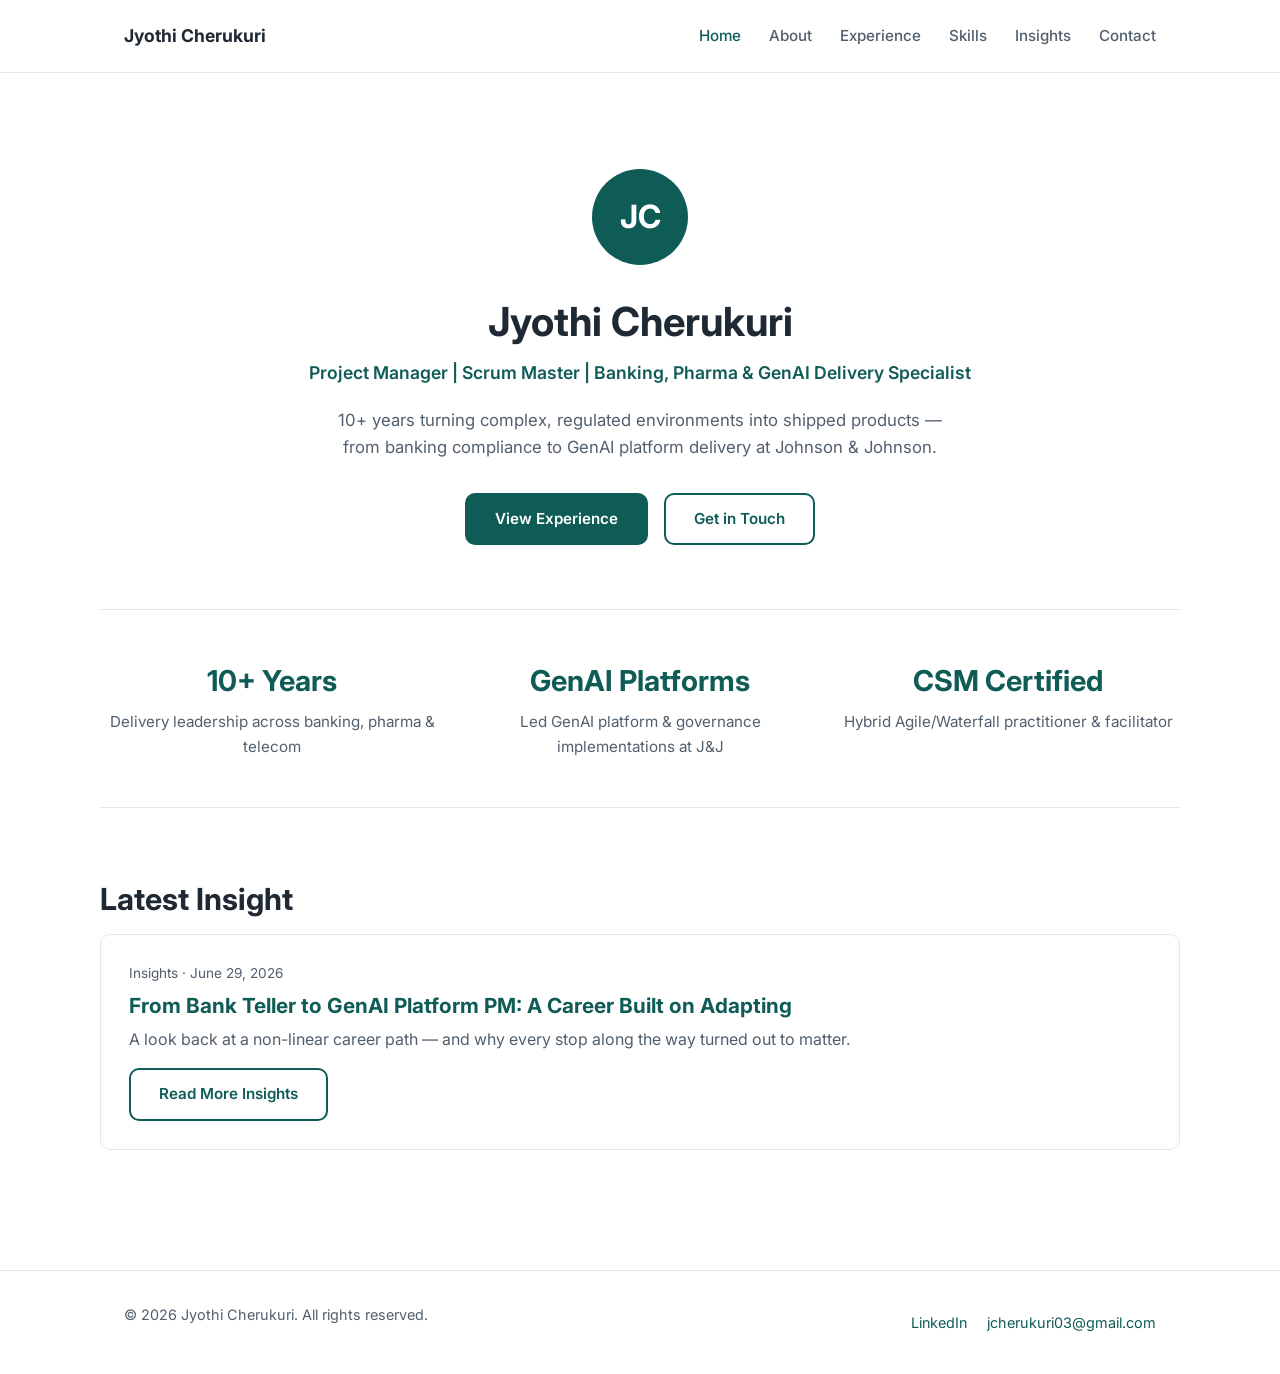
<file: index.html>
<!DOCTYPE html>
<html lang="en">
<head>
  <meta charset="UTF-8">
  <meta name="viewport" content="width=device-width, initial-scale=1.0">
  <title>Jyothi Cherukuri | Project Manager &amp; Scrum Master</title>
  <meta name="description" content="Jyothi Cherukuri is a Project Manager and Certified Scrum Master specializing in banking, pharma, and GenAI delivery.">
  <link rel="preconnect" href="https://fonts.googleapis.com">
  <link href="https://fonts.googleapis.com/css2?family=Inter:wght@400;500;600;700&display=swap" rel="stylesheet">
  <link rel="stylesheet" href="css/styles.css">
</head>
<body>
  <header class="site-header">
    <div class="container nav-inner">
      <a href="index.html" class="logo">Jyothi Cherukuri</a>
      <button class="nav-toggle" id="navToggle" aria-label="Toggle navigation" aria-expanded="false">
        <span></span><span></span><span></span>
      </button>
      <nav class="site-nav" id="siteNav">
        <a href="index.html">Home</a>
        <a href="about.html">About</a>
        <a href="experience.html">Experience</a>
        <a href="skills.html">Skills</a>
        <a href="insights/index.html">Insights</a>
        <a href="contact.html">Contact</a>
      </nav>
    </div>
  </header>

  <main>
    <section class="hero container">
      <div class="hero-monogram">JC</div>
      <h1>Jyothi Cherukuri</h1>
      <p class="tagline">Project Manager | Scrum Master | Banking, Pharma &amp; GenAI Delivery Specialist</p>
      <p class="hero-sub">10+ years turning complex, regulated environments into shipped products &mdash; from banking compliance to GenAI platform delivery at Johnson &amp; Johnson.</p>
      <div class="hero-cta">
        <a href="experience.html" class="btn btn-primary">View Experience</a>
        <a href="contact.html" class="btn btn-outline">Get in Touch</a>
      </div>
    </section>

    <section class="container stat-strip">
      <div class="stat">
        <span class="stat-number">10+ Years</span>
        <p>Delivery leadership across banking, pharma &amp; telecom</p>
      </div>
      <div class="stat">
        <span class="stat-number">GenAI Platforms</span>
        <p>Led GenAI platform &amp; governance implementations at J&amp;J</p>
      </div>
      <div class="stat">
        <span class="stat-number">CSM Certified</span>
        <p>Hybrid Agile/Waterfall practitioner &amp; facilitator</p>
      </div>
    </section>

    <section class="section container">
      <h2>Latest Insight</h2>
      <div class="post-card fade-in">
        <p class="post-meta">Insights &middot; June 29, 2026</p>
        <h3><a href="insights/bank-teller-to-genai-pm.html">From Bank Teller to GenAI Platform PM: A Career Built on Adapting</a></h3>
        <p>A look back at a non-linear career path &mdash; and why every stop along the way turned out to matter.</p>
        <a href="insights/index.html" class="btn btn-outline">Read More Insights</a>
      </div>
    </section>
  </main>

  <footer class="site-footer">
    <div class="container footer-inner">
      <p>&copy; 2026 Jyothi Cherukuri. All rights reserved.</p>
      <div class="footer-links">
        <a href="https://www.linkedin.com/in/jyothi-cherukuri-42a14824/" target="_blank" rel="noopener noreferrer">LinkedIn</a>
        <a href="mailto:jcherukuri03@gmail.com">jcherukuri03@gmail.com</a>
      </div>
    </div>
  </footer>

  <script src="js/main.js"></script>
</body>
</html>
</file>
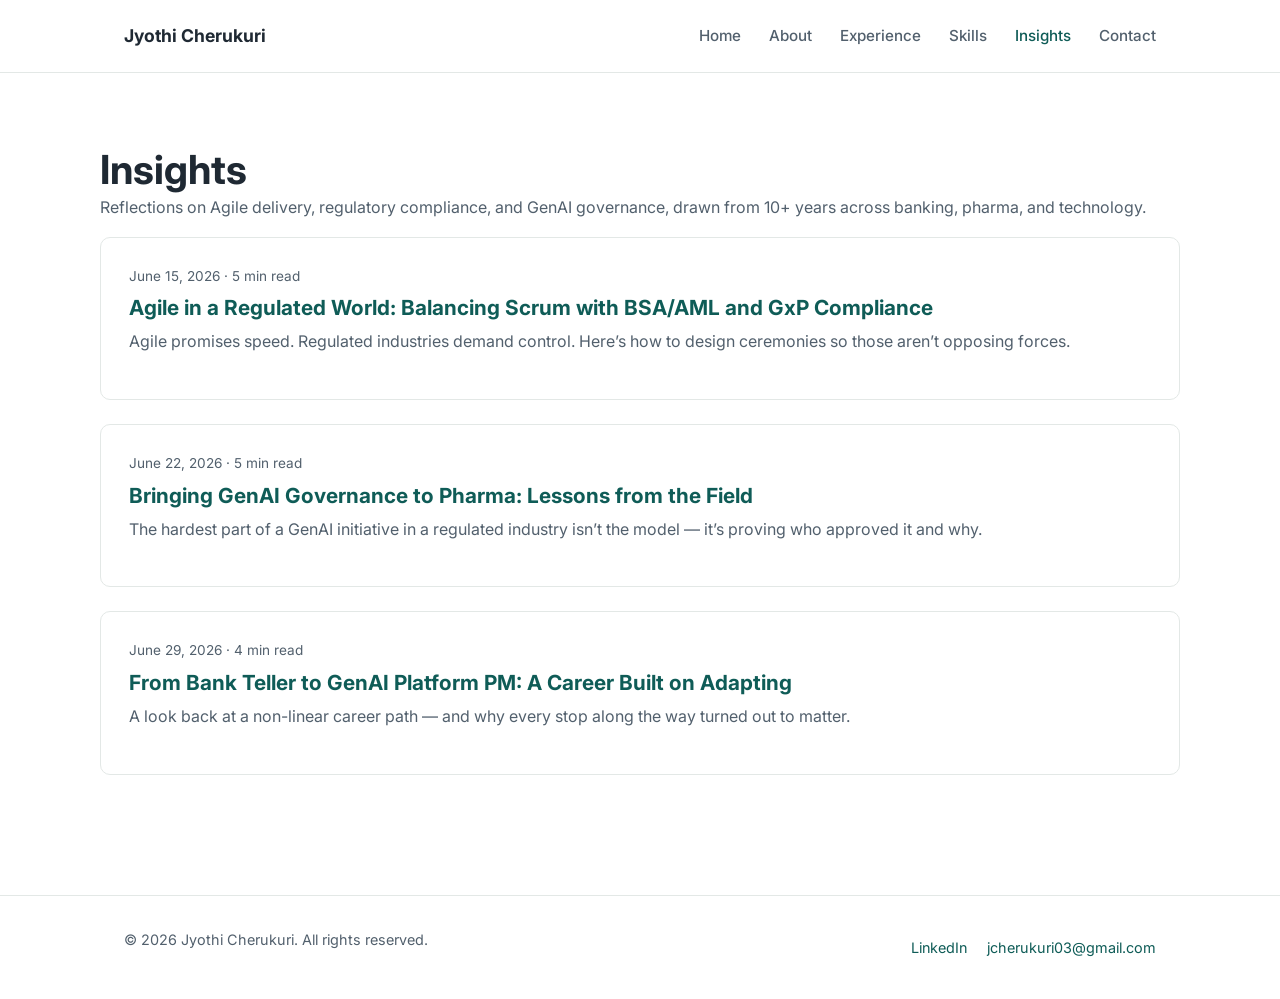
<file: insights/index.html>
<!DOCTYPE html>
<html lang="en">
<head>
  <meta charset="UTF-8">
  <meta name="viewport" content="width=device-width, initial-scale=1.0">
  <title>Insights | Jyothi Cherukuri</title>
  <meta name="description" content="Reflections on Agile delivery, regulatory compliance, and GenAI governance from Jyothi Cherukuri.">
  <link rel="preconnect" href="https://fonts.googleapis.com">
  <link href="https://fonts.googleapis.com/css2?family=Inter:wght@400;500;600;700&display=swap" rel="stylesheet">
  <link rel="stylesheet" href="../css/styles.css">
</head>
<body>
  <header class="site-header">
    <div class="container nav-inner">
      <a href="../index.html" class="logo">Jyothi Cherukuri</a>
      <button class="nav-toggle" id="navToggle" aria-label="Toggle navigation" aria-expanded="false">
        <span></span><span></span><span></span>
      </button>
      <nav class="site-nav" id="siteNav">
        <a href="../index.html">Home</a>
        <a href="../about.html">About</a>
        <a href="../experience.html">Experience</a>
        <a href="../skills.html">Skills</a>
        <a href="index.html">Insights</a>
        <a href="../contact.html">Contact</a>
      </nav>
    </div>
  </header>

  <main>
    <section class="section container">
      <h1>Insights</h1>
      <p>Reflections on Agile delivery, regulatory compliance, and GenAI governance, drawn from 10+ years across banking, pharma, and technology.</p>
      <div class="post-list">
        <div class="post-card">
          <p class="post-meta">June 15, 2026 &middot; 5 min read</p>
          <h3><a href="agile-in-regulated-world.html">Agile in a Regulated World: Balancing Scrum with BSA/AML and GxP Compliance</a></h3>
          <p>Agile promises speed. Regulated industries demand control. Here&rsquo;s how to design ceremonies so those aren&rsquo;t opposing forces.</p>
        </div>
        <div class="post-card">
          <p class="post-meta">June 22, 2026 &middot; 5 min read</p>
          <h3><a href="genai-governance-pharma.html">Bringing GenAI Governance to Pharma: Lessons from the Field</a></h3>
          <p>The hardest part of a GenAI initiative in a regulated industry isn&rsquo;t the model &mdash; it&rsquo;s proving who approved it and why.</p>
        </div>
        <div class="post-card">
          <p class="post-meta">June 29, 2026 &middot; 4 min read</p>
          <h3><a href="bank-teller-to-genai-pm.html">From Bank Teller to GenAI Platform PM: A Career Built on Adapting</a></h3>
          <p>A look back at a non-linear career path &mdash; and why every stop along the way turned out to matter.</p>
        </div>
      </div>
    </section>
  </main>

  <footer class="site-footer">
    <div class="container footer-inner">
      <p>&copy; 2026 Jyothi Cherukuri. All rights reserved.</p>
      <div class="footer-links">
        <a href="https://www.linkedin.com/in/jyothi-cherukuri-42a14824/" target="_blank" rel="noopener noreferrer">LinkedIn</a>
        <a href="mailto:jcherukuri03@gmail.com">jcherukuri03@gmail.com</a>
      </div>
    </div>
  </footer>

  <script src="../js/main.js"></script>
</body>
</html>
</file>
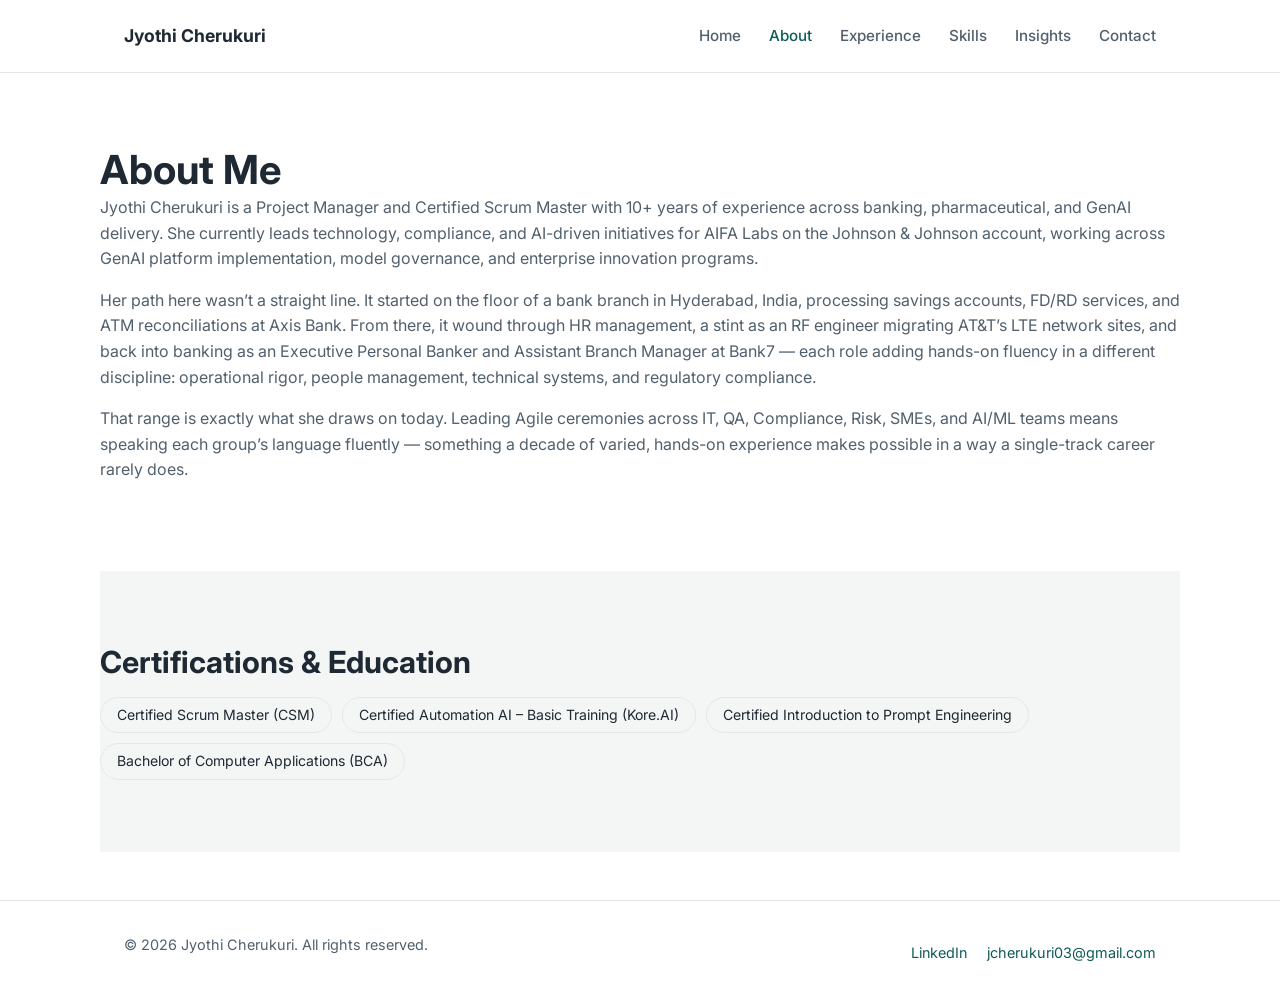
<file: about.html>
<!DOCTYPE html>
<html lang="en">
<head>
  <meta charset="UTF-8">
  <meta name="viewport" content="width=device-width, initial-scale=1.0">
  <title>About | Jyothi Cherukuri</title>
  <meta name="description" content="From banking operations in Hyderabad to leading GenAI platform delivery at Johnson &amp; Johnson — Jyothi Cherukuri's career story.">
  <link rel="preconnect" href="https://fonts.googleapis.com">
  <link href="https://fonts.googleapis.com/css2?family=Inter:wght@400;500;600;700&display=swap" rel="stylesheet">
  <link rel="stylesheet" href="css/styles.css">
</head>
<body>
  <header class="site-header">
    <div class="container nav-inner">
      <a href="index.html" class="logo">Jyothi Cherukuri</a>
      <button class="nav-toggle" id="navToggle" aria-label="Toggle navigation" aria-expanded="false">
        <span></span><span></span><span></span>
      </button>
      <nav class="site-nav" id="siteNav">
        <a href="index.html">Home</a>
        <a href="about.html">About</a>
        <a href="experience.html">Experience</a>
        <a href="skills.html">Skills</a>
        <a href="insights/index.html">Insights</a>
        <a href="contact.html">Contact</a>
      </nav>
    </div>
  </header>

  <main>
    <section class="section container">
      <h1>About Me</h1>
      <p>Jyothi Cherukuri is a Project Manager and Certified Scrum Master with 10+ years of experience across banking, pharmaceutical, and GenAI delivery. She currently leads technology, compliance, and AI-driven initiatives for AIFA Labs on the Johnson &amp; Johnson account, working across GenAI platform implementation, model governance, and enterprise innovation programs.</p>
      <p>Her path here wasn&rsquo;t a straight line. It started on the floor of a bank branch in Hyderabad, India, processing savings accounts, FD/RD services, and ATM reconciliations at Axis Bank. From there, it wound through HR management, a stint as an RF engineer migrating AT&amp;T&rsquo;s LTE network sites, and back into banking as an Executive Personal Banker and Assistant Branch Manager at Bank7 &mdash; each role adding hands-on fluency in a different discipline: operational rigor, people management, technical systems, and regulatory compliance.</p>
      <p>That range is exactly what she draws on today. Leading Agile ceremonies across IT, QA, Compliance, Risk, SMEs, and AI/ML teams means speaking each group&rsquo;s language fluently &mdash; something a decade of varied, hands-on experience makes possible in a way a single-track career rarely does.</p>
    </section>

    <section class="section section-surface container">
      <h2>Certifications &amp; Education</h2>
      <div class="tag-list">
        <span class="tag">Certified Scrum Master (CSM)</span>
        <span class="tag">Certified Automation AI &ndash; Basic Training (Kore.AI)</span>
        <span class="tag">Certified Introduction to Prompt Engineering</span>
        <span class="tag">Bachelor of Computer Applications (BCA)</span>
      </div>
    </section>
  </main>

  <footer class="site-footer">
    <div class="container footer-inner">
      <p>&copy; 2026 Jyothi Cherukuri. All rights reserved.</p>
      <div class="footer-links">
        <a href="https://www.linkedin.com/in/jyothi-cherukuri-42a14824/" target="_blank" rel="noopener noreferrer">LinkedIn</a>
        <a href="mailto:jcherukuri03@gmail.com">jcherukuri03@gmail.com</a>
      </div>
    </div>
  </footer>

  <script src="js/main.js"></script>
</body>
</html>
</file>
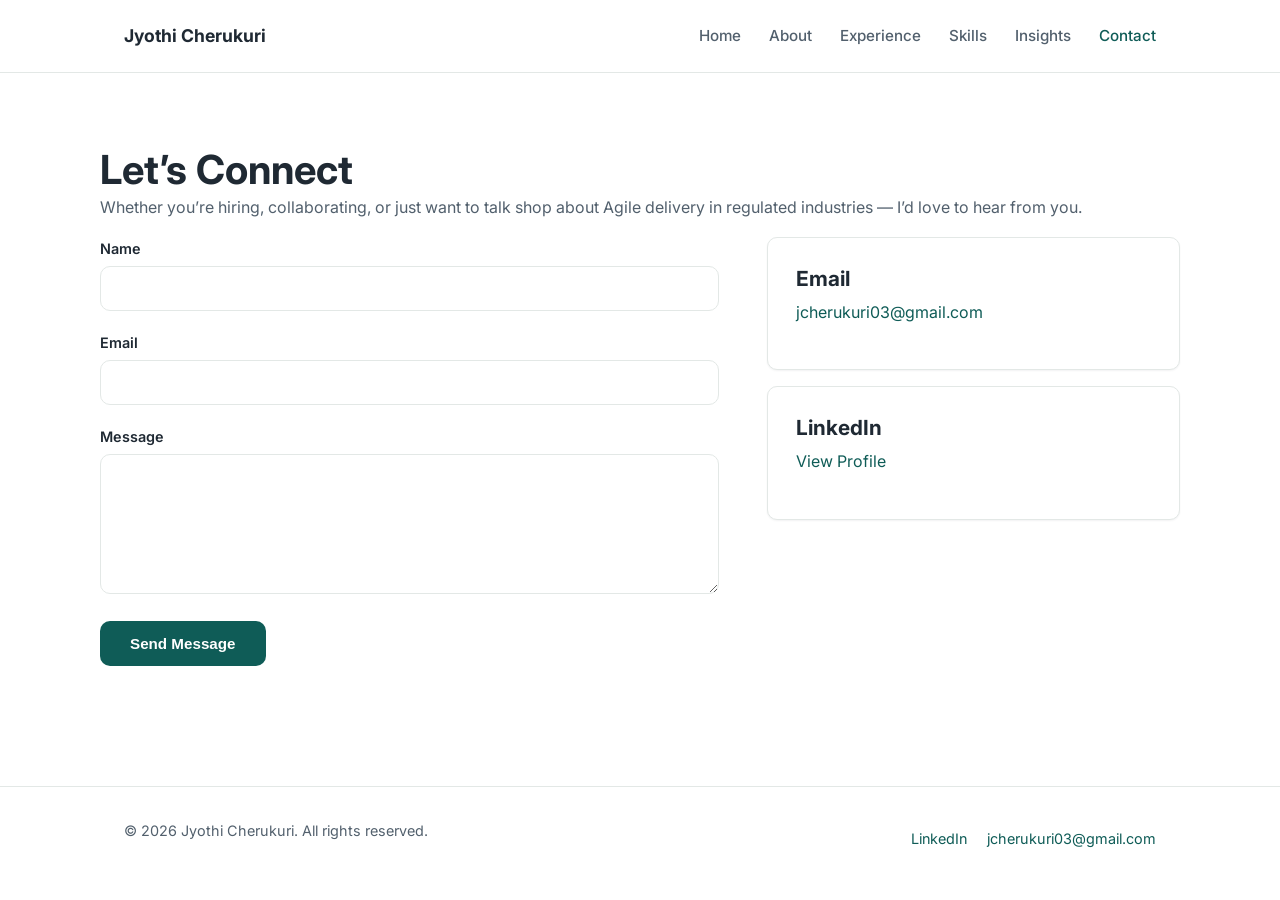
<file: contact.html>
<!DOCTYPE html>
<html lang="en">
<head>
  <meta charset="UTF-8">
  <meta name="viewport" content="width=device-width, initial-scale=1.0">
  <title>Contact | Jyothi Cherukuri</title>
  <meta name="description" content="Get in touch with Jyothi Cherukuri for opportunities, collaboration, or a conversation about Agile delivery.">
  <link rel="preconnect" href="https://fonts.googleapis.com">
  <link href="https://fonts.googleapis.com/css2?family=Inter:wght@400;500;600;700&display=swap" rel="stylesheet">
  <link rel="stylesheet" href="css/styles.css">
</head>
<body>
  <header class="site-header">
    <div class="container nav-inner">
      <a href="index.html" class="logo">Jyothi Cherukuri</a>
      <button class="nav-toggle" id="navToggle" aria-label="Toggle navigation" aria-expanded="false">
        <span></span><span></span><span></span>
      </button>
      <nav class="site-nav" id="siteNav">
        <a href="index.html">Home</a>
        <a href="about.html">About</a>
        <a href="experience.html">Experience</a>
        <a href="skills.html">Skills</a>
        <a href="insights/index.html">Insights</a>
        <a href="contact.html">Contact</a>
      </nav>
    </div>
  </header>

  <main>
    <section class="section container">
      <h1>Let&rsquo;s Connect</h1>
      <p>Whether you&rsquo;re hiring, collaborating, or just want to talk shop about Agile delivery in regulated industries &mdash; I&rsquo;d love to hear from you.</p>

      <div class="contact-grid">
        <form action="https://formspree.io/f/xnjkwwog" method="POST">
          <div class="form-group">
            <label for="name">Name</label>
            <input type="text" id="name" name="name" required>
          </div>
          <div class="form-group">
            <label for="email">Email</label>
            <input type="email" id="email" name="_replyto" required>
          </div>
          <div class="form-group">
            <label for="message">Message</label>
            <textarea id="message" name="message" required></textarea>
          </div>
          <button type="submit" class="btn btn-primary">Send Message</button>
        </form>

        <div class="contact-side">
          <div class="card">
            <h3>Email</h3>
            <p><a href="mailto:jcherukuri03@gmail.com">jcherukuri03@gmail.com</a></p>
          </div>
          <div class="card">
            <h3>LinkedIn</h3>
            <p><a href="https://www.linkedin.com/in/jyothi-cherukuri-42a14824/" target="_blank" rel="noopener noreferrer">View Profile</a></p>
          </div>
        </div>
      </div>
    </section>
  </main>

  <footer class="site-footer">
    <div class="container footer-inner">
      <p>&copy; 2026 Jyothi Cherukuri. All rights reserved.</p>
      <div class="footer-links">
        <a href="https://www.linkedin.com/in/jyothi-cherukuri-42a14824/" target="_blank" rel="noopener noreferrer">LinkedIn</a>
        <a href="mailto:jcherukuri03@gmail.com">jcherukuri03@gmail.com</a>
      </div>
    </div>
  </footer>

  <script src="js/main.js"></script>
</body>
</html>
</file>
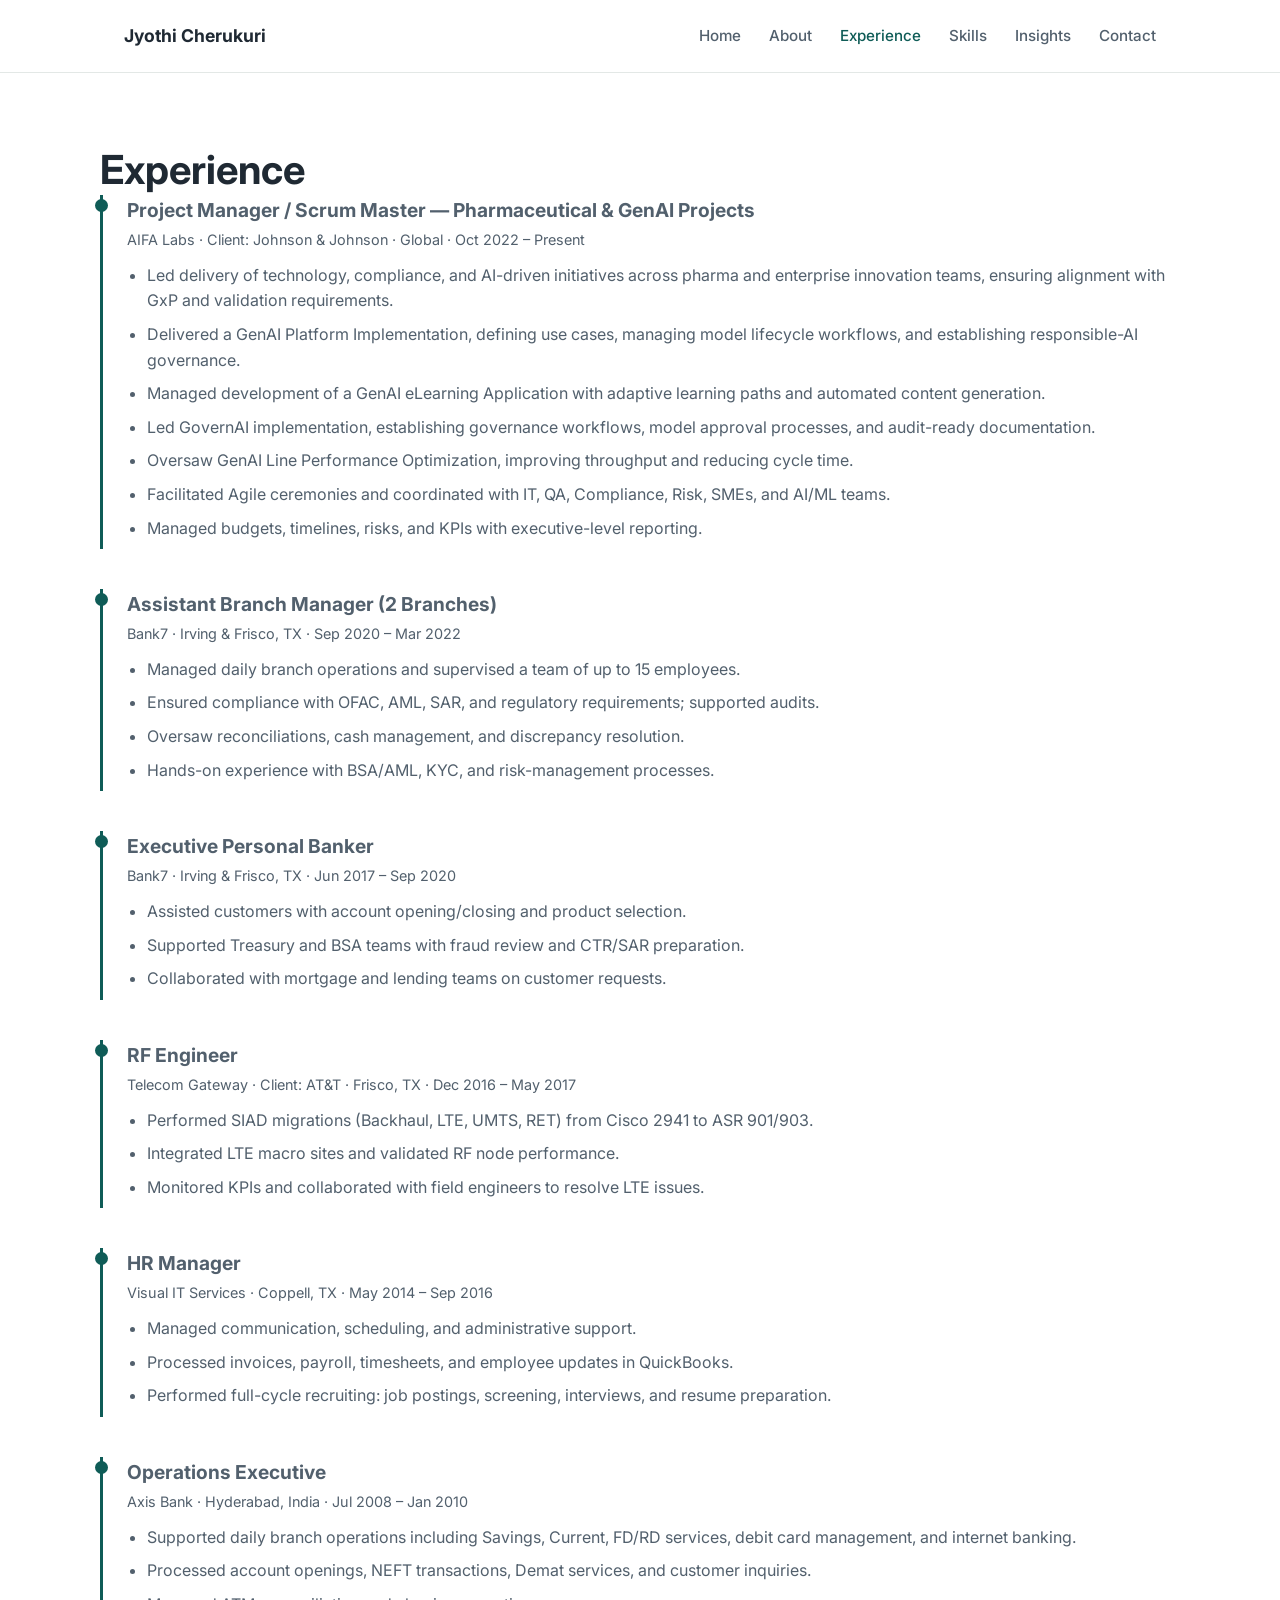
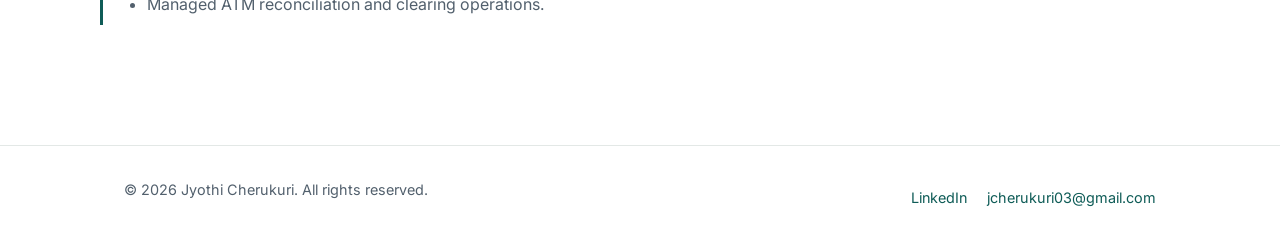
<file: experience.html>
<!DOCTYPE html>
<html lang="en">
<head>
  <meta charset="UTF-8">
  <meta name="viewport" content="width=device-width, initial-scale=1.0">
  <title>Experience | Jyothi Cherukuri</title>
  <meta name="description" content="Jyothi Cherukuri's professional experience across GenAI delivery, banking, telecom, and HR.">
  <link rel="preconnect" href="https://fonts.googleapis.com">
  <link href="https://fonts.googleapis.com/css2?family=Inter:wght@400;500;600;700&display=swap" rel="stylesheet">
  <link rel="stylesheet" href="css/styles.css">
</head>
<body>
  <header class="site-header">
    <div class="container nav-inner">
      <a href="index.html" class="logo">Jyothi Cherukuri</a>
      <button class="nav-toggle" id="navToggle" aria-label="Toggle navigation" aria-expanded="false">
        <span></span><span></span><span></span>
      </button>
      <nav class="site-nav" id="siteNav">
        <a href="index.html">Home</a>
        <a href="about.html">About</a>
        <a href="experience.html">Experience</a>
        <a href="skills.html">Skills</a>
        <a href="insights/index.html">Insights</a>
        <a href="contact.html">Contact</a>
      </nav>
    </div>
  </header>

  <main>
    <section class="section container">
      <h1>Experience</h1>
      <div class="timeline">
        <div class="timeline-item">
          <p class="timeline-role">Project Manager / Scrum Master &mdash; Pharmaceutical &amp; GenAI Projects</p>
          <p class="timeline-meta">AIFA Labs &middot; Client: Johnson &amp; Johnson &middot; Global &middot; Oct 2022 &ndash; Present</p>
          <ul>
            <li>Led delivery of technology, compliance, and AI-driven initiatives across pharma and enterprise innovation teams, ensuring alignment with GxP and validation requirements.</li>
            <li>Delivered a GenAI Platform Implementation, defining use cases, managing model lifecycle workflows, and establishing responsible-AI governance.</li>
            <li>Managed development of a GenAI eLearning Application with adaptive learning paths and automated content generation.</li>
            <li>Led GovernAI implementation, establishing governance workflows, model approval processes, and audit-ready documentation.</li>
            <li>Oversaw GenAI Line Performance Optimization, improving throughput and reducing cycle time.</li>
            <li>Facilitated Agile ceremonies and coordinated with IT, QA, Compliance, Risk, SMEs, and AI/ML teams.</li>
            <li>Managed budgets, timelines, risks, and KPIs with executive-level reporting.</li>
          </ul>
        </div>

        <div class="timeline-item">
          <p class="timeline-role">Assistant Branch Manager (2 Branches)</p>
          <p class="timeline-meta">Bank7 &middot; Irving &amp; Frisco, TX &middot; Sep 2020 &ndash; Mar 2022</p>
          <ul>
            <li>Managed daily branch operations and supervised a team of up to 15 employees.</li>
            <li>Ensured compliance with OFAC, AML, SAR, and regulatory requirements; supported audits.</li>
            <li>Oversaw reconciliations, cash management, and discrepancy resolution.</li>
            <li>Hands-on experience with BSA/AML, KYC, and risk-management processes.</li>
          </ul>
        </div>

        <div class="timeline-item">
          <p class="timeline-role">Executive Personal Banker</p>
          <p class="timeline-meta">Bank7 &middot; Irving &amp; Frisco, TX &middot; Jun 2017 &ndash; Sep 2020</p>
          <ul>
            <li>Assisted customers with account opening/closing and product selection.</li>
            <li>Supported Treasury and BSA teams with fraud review and CTR/SAR preparation.</li>
            <li>Collaborated with mortgage and lending teams on customer requests.</li>
          </ul>
        </div>

        <div class="timeline-item">
          <p class="timeline-role">RF Engineer</p>
          <p class="timeline-meta">Telecom Gateway &middot; Client: AT&amp;T &middot; Frisco, TX &middot; Dec 2016 &ndash; May 2017</p>
          <ul>
            <li>Performed SIAD migrations (Backhaul, LTE, UMTS, RET) from Cisco 2941 to ASR 901/903.</li>
            <li>Integrated LTE macro sites and validated RF node performance.</li>
            <li>Monitored KPIs and collaborated with field engineers to resolve LTE issues.</li>
          </ul>
        </div>

        <div class="timeline-item">
          <p class="timeline-role">HR Manager</p>
          <p class="timeline-meta">Visual IT Services &middot; Coppell, TX &middot; May 2014 &ndash; Sep 2016</p>
          <ul>
            <li>Managed communication, scheduling, and administrative support.</li>
            <li>Processed invoices, payroll, timesheets, and employee updates in QuickBooks.</li>
            <li>Performed full-cycle recruiting: job postings, screening, interviews, and resume preparation.</li>
          </ul>
        </div>

        <div class="timeline-item">
          <p class="timeline-role">Operations Executive</p>
          <p class="timeline-meta">Axis Bank &middot; Hyderabad, India &middot; Jul 2008 &ndash; Jan 2010</p>
          <ul>
            <li>Supported daily branch operations including Savings, Current, FD/RD services, debit card management, and internet banking.</li>
            <li>Processed account openings, NEFT transactions, Demat services, and customer inquiries.</li>
            <li>Managed ATM reconciliation and clearing operations.</li>
          </ul>
        </div>
      </div>
    </section>
  </main>

  <footer class="site-footer">
    <div class="container footer-inner">
      <p>&copy; 2026 Jyothi Cherukuri. All rights reserved.</p>
      <div class="footer-links">
        <a href="https://www.linkedin.com/in/jyothi-cherukuri-42a14824/" target="_blank" rel="noopener noreferrer">LinkedIn</a>
        <a href="mailto:jcherukuri03@gmail.com">jcherukuri03@gmail.com</a>
      </div>
    </div>
  </footer>

  <script src="js/main.js"></script>
</body>
</html>
</file>
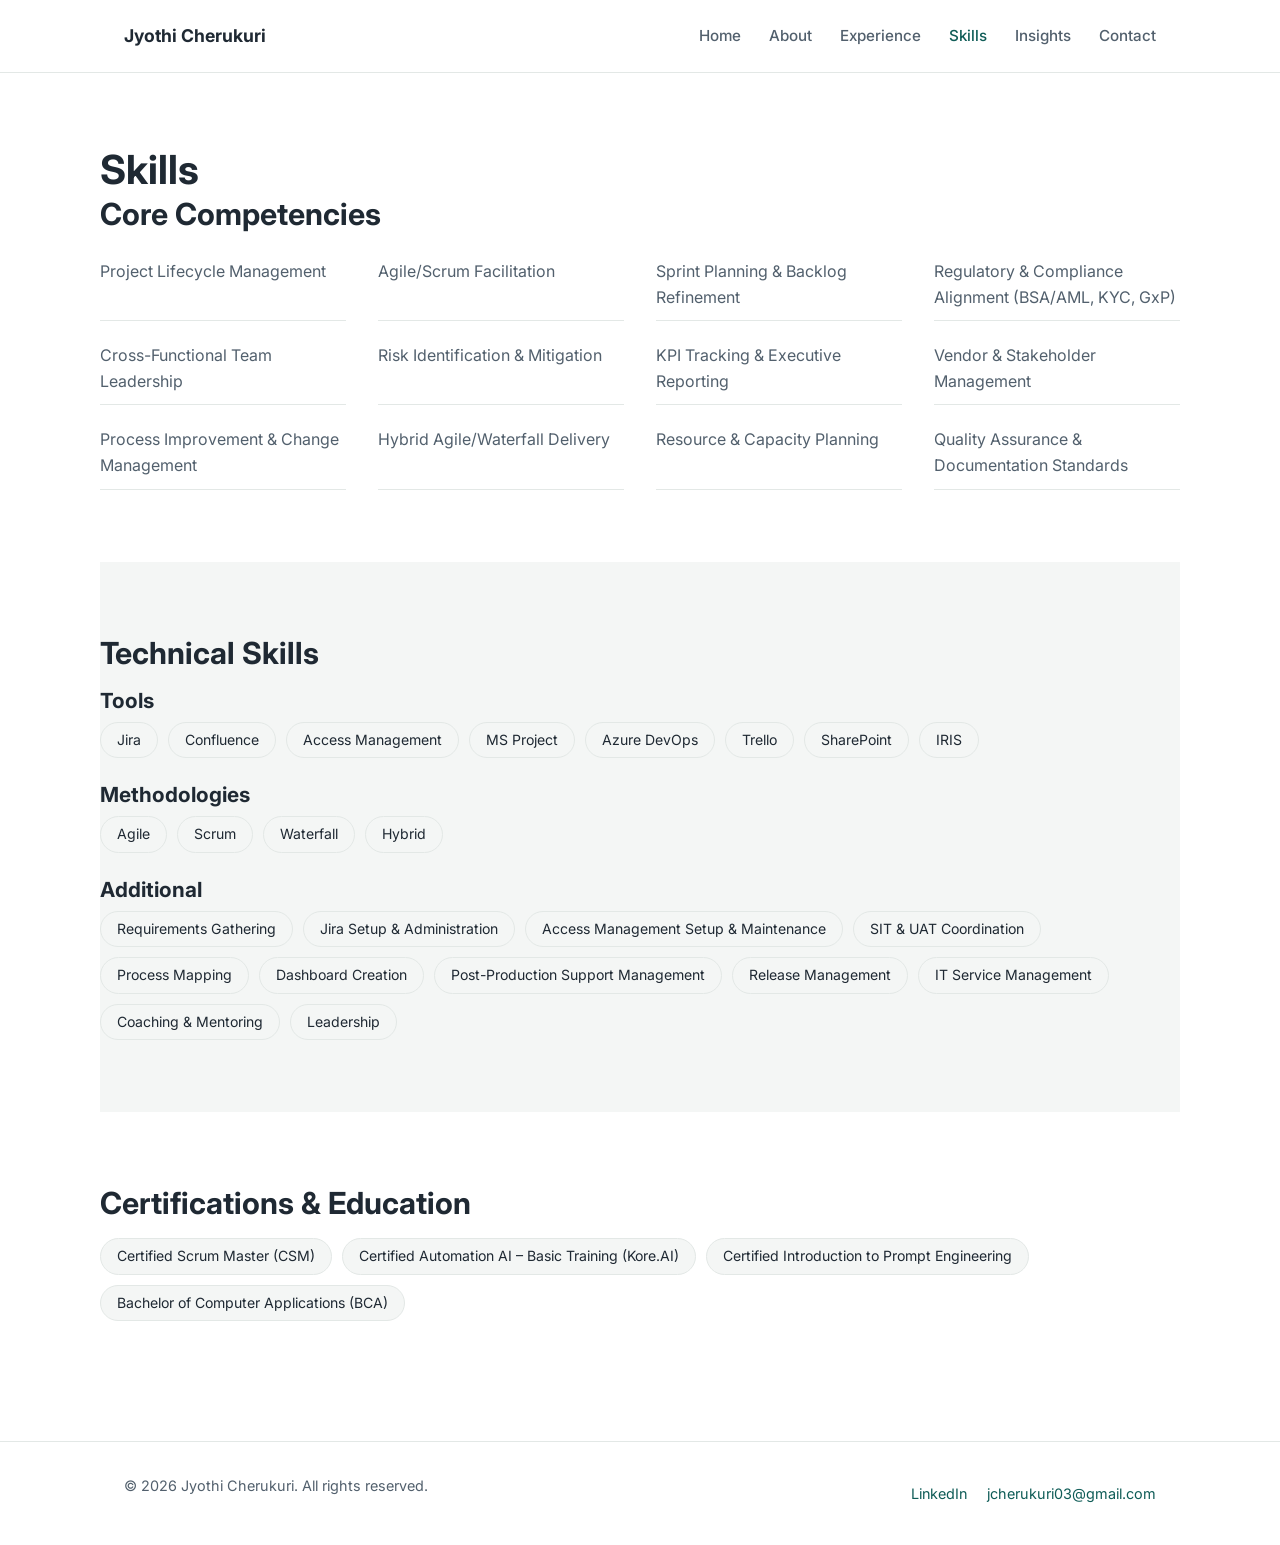
<file: skills.html>
<!DOCTYPE html>
<html lang="en">
<head>
  <meta charset="UTF-8">
  <meta name="viewport" content="width=device-width, initial-scale=1.0">
  <title>Skills | Jyothi Cherukuri</title>
  <meta name="description" content="Core competencies, tools, methodologies, and certifications for Jyothi Cherukuri.">
  <link rel="preconnect" href="https://fonts.googleapis.com">
  <link href="https://fonts.googleapis.com/css2?family=Inter:wght@400;500;600;700&display=swap" rel="stylesheet">
  <link rel="stylesheet" href="css/styles.css">
</head>
<body>
  <header class="site-header">
    <div class="container nav-inner">
      <a href="index.html" class="logo">Jyothi Cherukuri</a>
      <button class="nav-toggle" id="navToggle" aria-label="Toggle navigation" aria-expanded="false">
        <span></span><span></span><span></span>
      </button>
      <nav class="site-nav" id="siteNav">
        <a href="index.html">Home</a>
        <a href="about.html">About</a>
        <a href="experience.html">Experience</a>
        <a href="skills.html">Skills</a>
        <a href="insights/index.html">Insights</a>
        <a href="contact.html">Contact</a>
      </nav>
    </div>
  </header>

  <main>
    <section class="section container">
      <h1>Skills</h1>
      <h2>Core Competencies</h2>
      <ul class="skills-grid">
        <li>Project Lifecycle Management</li>
        <li>Agile/Scrum Facilitation</li>
        <li>Sprint Planning &amp; Backlog Refinement</li>
        <li>Regulatory &amp; Compliance Alignment (BSA/AML, KYC, GxP)</li>
        <li>Cross-Functional Team Leadership</li>
        <li>Risk Identification &amp; Mitigation</li>
        <li>KPI Tracking &amp; Executive Reporting</li>
        <li>Vendor &amp; Stakeholder Management</li>
        <li>Process Improvement &amp; Change Management</li>
        <li>Hybrid Agile/Waterfall Delivery</li>
        <li>Resource &amp; Capacity Planning</li>
        <li>Quality Assurance &amp; Documentation Standards</li>
      </ul>
    </section>

    <section class="section section-surface container">
      <h2>Technical Skills</h2>
      <h3>Tools</h3>
      <div class="tag-list">
        <span class="tag">Jira</span>
        <span class="tag">Confluence</span>
        <span class="tag">Access Management</span>
        <span class="tag">MS Project</span>
        <span class="tag">Azure DevOps</span>
        <span class="tag">Trello</span>
        <span class="tag">SharePoint</span>
        <span class="tag">IRIS</span>
      </div>
      <h3 style="margin-top: 24px;">Methodologies</h3>
      <div class="tag-list">
        <span class="tag">Agile</span>
        <span class="tag">Scrum</span>
        <span class="tag">Waterfall</span>
        <span class="tag">Hybrid</span>
      </div>
      <h3 style="margin-top: 24px;">Additional</h3>
      <div class="tag-list">
        <span class="tag">Requirements Gathering</span>
        <span class="tag">Jira Setup &amp; Administration</span>
        <span class="tag">Access Management Setup &amp; Maintenance</span>
        <span class="tag">SIT &amp; UAT Coordination</span>
        <span class="tag">Process Mapping</span>
        <span class="tag">Dashboard Creation</span>
        <span class="tag">Post-Production Support Management</span>
        <span class="tag">Release Management</span>
        <span class="tag">IT Service Management</span>
        <span class="tag">Coaching &amp; Mentoring</span>
        <span class="tag">Leadership</span>
      </div>
    </section>

    <section class="section container">
      <h2>Certifications &amp; Education</h2>
      <div class="tag-list">
        <span class="tag">Certified Scrum Master (CSM)</span>
        <span class="tag">Certified Automation AI &ndash; Basic Training (Kore.AI)</span>
        <span class="tag">Certified Introduction to Prompt Engineering</span>
        <span class="tag">Bachelor of Computer Applications (BCA)</span>
      </div>
    </section>
  </main>

  <footer class="site-footer">
    <div class="container footer-inner">
      <p>&copy; 2026 Jyothi Cherukuri. All rights reserved.</p>
      <div class="footer-links">
        <a href="https://www.linkedin.com/in/jyothi-cherukuri-42a14824/" target="_blank" rel="noopener noreferrer">LinkedIn</a>
        <a href="mailto:jcherukuri03@gmail.com">jcherukuri03@gmail.com</a>
      </div>
    </div>
  </footer>

  <script src="js/main.js"></script>
</body>
</html>
</file>
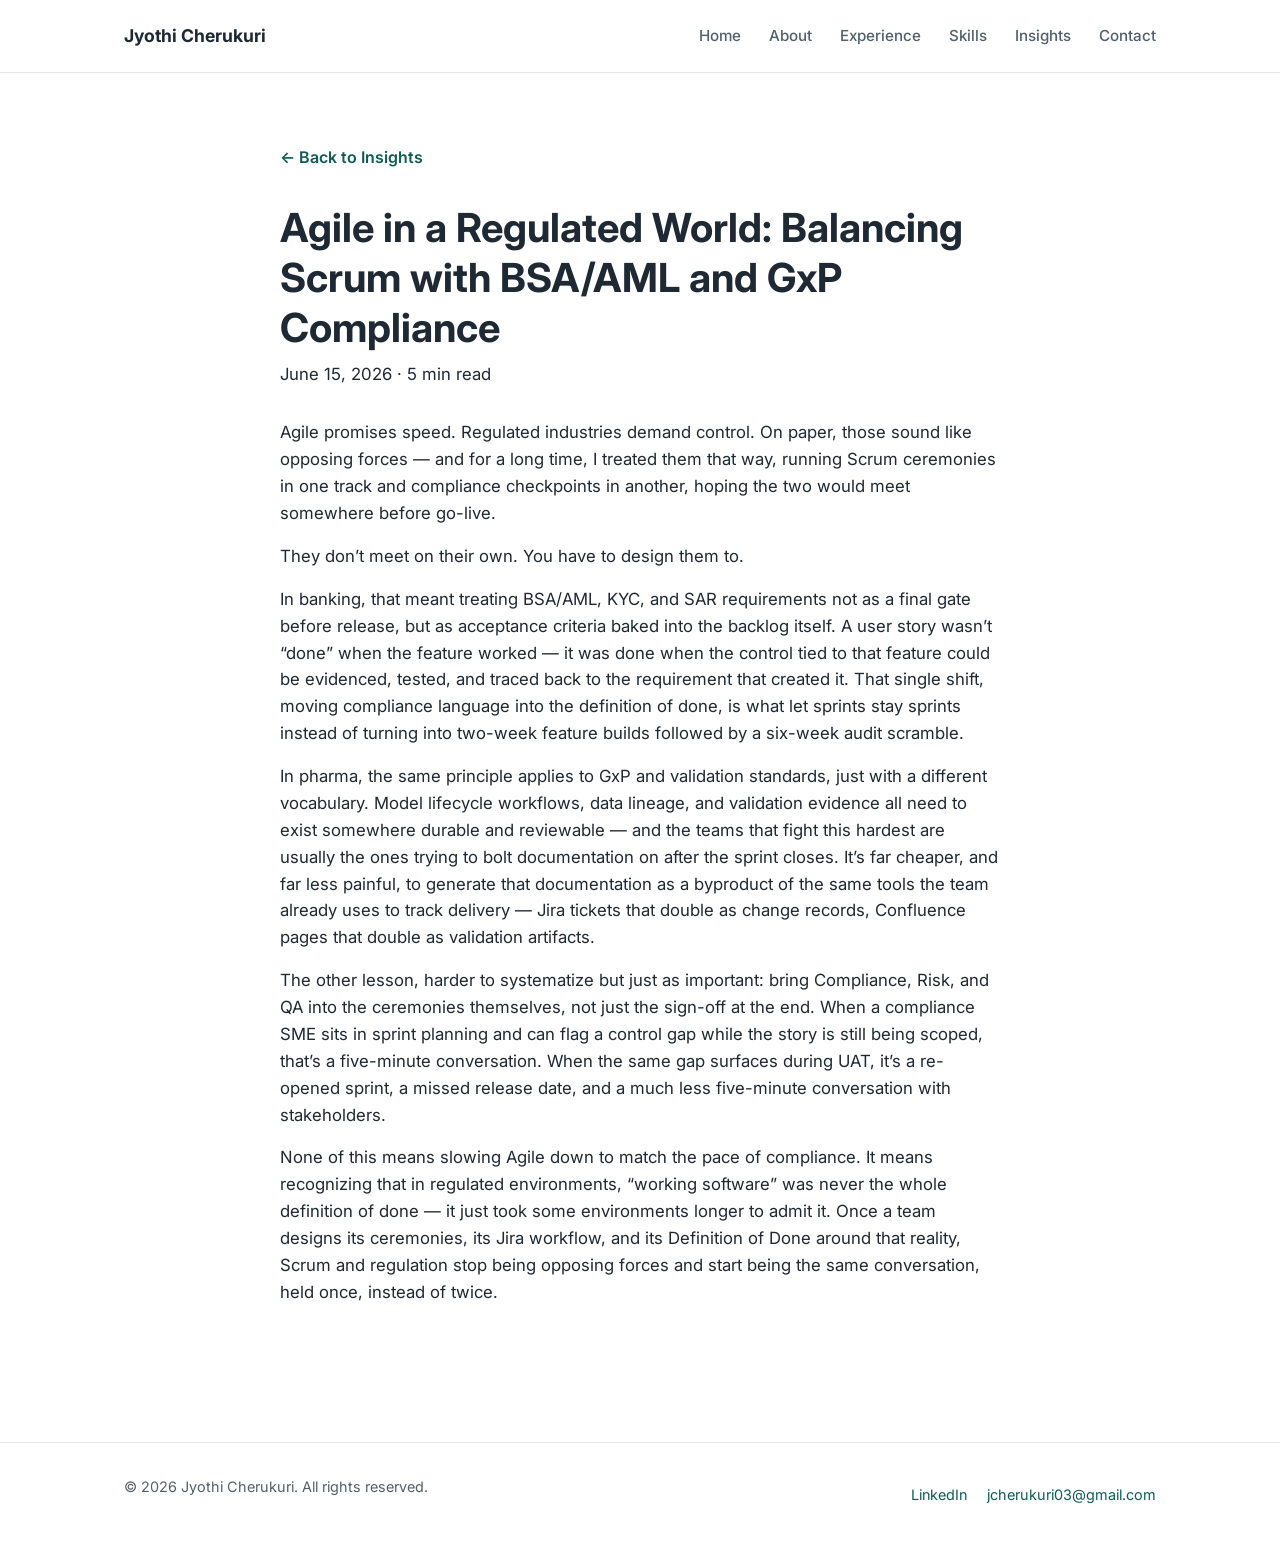
<file: insights/agile-in-regulated-world.html>
<!DOCTYPE html>
<html lang="en">
<head>
  <meta charset="UTF-8">
  <meta name="viewport" content="width=device-width, initial-scale=1.0">
  <title>Agile in a Regulated World | Jyothi Cherukuri</title>
  <meta name="description" content="How to design Agile ceremonies so Scrum and regulatory compliance (BSA/AML, GxP) stop being opposing forces.">
  <link rel="preconnect" href="https://fonts.googleapis.com">
  <link href="https://fonts.googleapis.com/css2?family=Inter:wght@400;500;600;700&display=swap" rel="stylesheet">
  <link rel="stylesheet" href="../css/styles.css">
</head>
<body>
  <header class="site-header">
    <div class="container nav-inner">
      <a href="../index.html" class="logo">Jyothi Cherukuri</a>
      <button class="nav-toggle" id="navToggle" aria-label="Toggle navigation" aria-expanded="false">
        <span></span><span></span><span></span>
      </button>
      <nav class="site-nav" id="siteNav">
        <a href="../index.html">Home</a>
        <a href="../about.html">About</a>
        <a href="../experience.html">Experience</a>
        <a href="../skills.html">Skills</a>
        <a href="index.html">Insights</a>
        <a href="../contact.html">Contact</a>
      </nav>
    </div>
  </header>

  <main>
    <section class="section container">
      <article class="article">
        <a href="index.html" class="back-link">&larr; Back to Insights</a>
        <h1>Agile in a Regulated World: Balancing Scrum with BSA/AML and GxP Compliance</h1>
        <p class="post-meta">June 15, 2026 &middot; 5 min read</p>

        <p>Agile promises speed. Regulated industries demand control. On paper, those sound like opposing forces &mdash; and for a long time, I treated them that way, running Scrum ceremonies in one track and compliance checkpoints in another, hoping the two would meet somewhere before go-live.</p>

        <p>They don&rsquo;t meet on their own. You have to design them to.</p>

        <p>In banking, that meant treating BSA/AML, KYC, and SAR requirements not as a final gate before release, but as acceptance criteria baked into the backlog itself. A user story wasn&rsquo;t &ldquo;done&rdquo; when the feature worked &mdash; it was done when the control tied to that feature could be evidenced, tested, and traced back to the requirement that created it. That single shift, moving compliance language into the definition of done, is what let sprints stay sprints instead of turning into two-week feature builds followed by a six-week audit scramble.</p>

        <p>In pharma, the same principle applies to GxP and validation standards, just with a different vocabulary. Model lifecycle workflows, data lineage, and validation evidence all need to exist somewhere durable and reviewable &mdash; and the teams that fight this hardest are usually the ones trying to bolt documentation on after the sprint closes. It&rsquo;s far cheaper, and far less painful, to generate that documentation as a byproduct of the same tools the team already uses to track delivery &mdash; Jira tickets that double as change records, Confluence pages that double as validation artifacts.</p>

        <p>The other lesson, harder to systematize but just as important: bring Compliance, Risk, and QA into the ceremonies themselves, not just the sign-off at the end. When a compliance SME sits in sprint planning and can flag a control gap while the story is still being scoped, that&rsquo;s a five-minute conversation. When the same gap surfaces during UAT, it&rsquo;s a re-opened sprint, a missed release date, and a much less five-minute conversation with stakeholders.</p>

        <p>None of this means slowing Agile down to match the pace of compliance. It means recognizing that in regulated environments, &ldquo;working software&rdquo; was never the whole definition of done &mdash; it just took some environments longer to admit it. Once a team designs its ceremonies, its Jira workflow, and its Definition of Done around that reality, Scrum and regulation stop being opposing forces and start being the same conversation, held once, instead of twice.</p>
      </article>
    </section>
  </main>

  <footer class="site-footer">
    <div class="container footer-inner">
      <p>&copy; 2026 Jyothi Cherukuri. All rights reserved.</p>
      <div class="footer-links">
        <a href="https://www.linkedin.com/in/jyothi-cherukuri-42a14824/" target="_blank" rel="noopener noreferrer">LinkedIn</a>
        <a href="mailto:jcherukuri03@gmail.com">jcherukuri03@gmail.com</a>
      </div>
    </div>
  </footer>

  <script src="../js/main.js"></script>
</body>
</html>
</file>
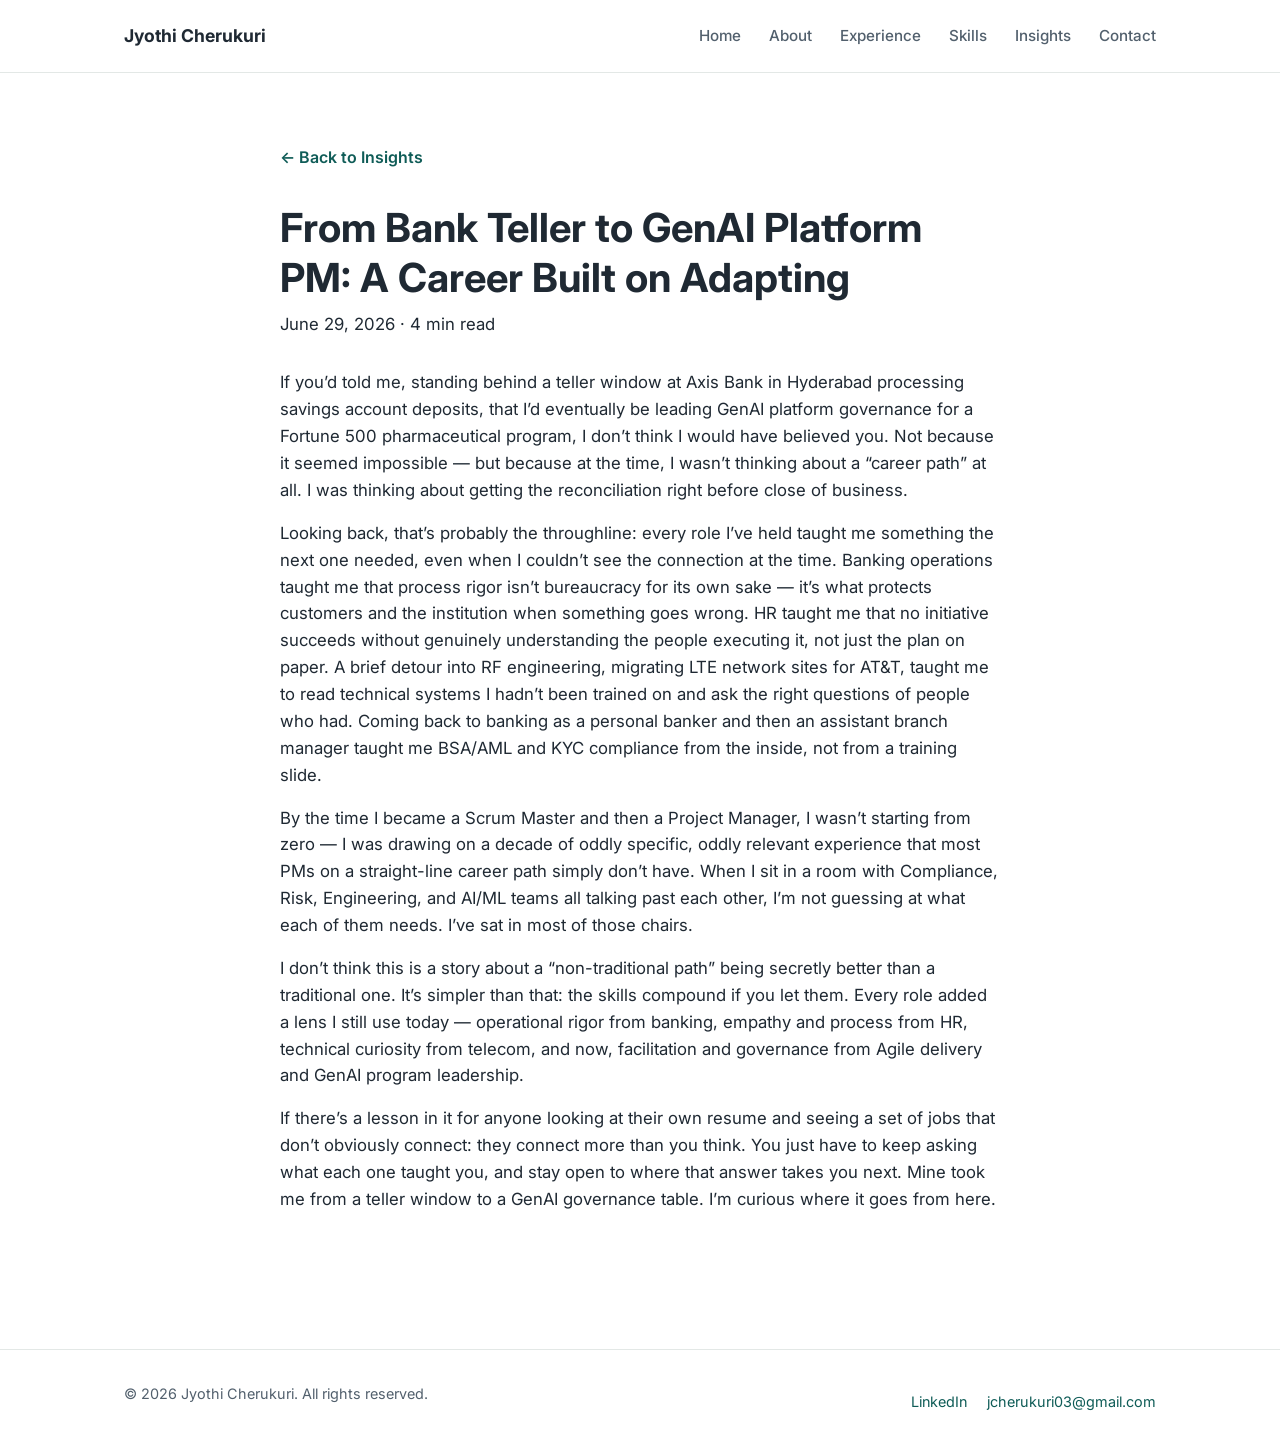
<file: insights/bank-teller-to-genai-pm.html>
<!DOCTYPE html>
<html lang="en">
<head>
  <meta charset="UTF-8">
  <meta name="viewport" content="width=device-width, initial-scale=1.0">
  <title>From Bank Teller to GenAI Platform PM | Jyothi Cherukuri</title>
  <meta name="description" content="A reflection on a non-linear career path from banking operations in Hyderabad to leading GenAI platform delivery.">
  <link rel="preconnect" href="https://fonts.googleapis.com">
  <link href="https://fonts.googleapis.com/css2?family=Inter:wght@400;500;600;700&display=swap" rel="stylesheet">
  <link rel="stylesheet" href="../css/styles.css">
</head>
<body>
  <header class="site-header">
    <div class="container nav-inner">
      <a href="../index.html" class="logo">Jyothi Cherukuri</a>
      <button class="nav-toggle" id="navToggle" aria-label="Toggle navigation" aria-expanded="false">
        <span></span><span></span><span></span>
      </button>
      <nav class="site-nav" id="siteNav">
        <a href="../index.html">Home</a>
        <a href="../about.html">About</a>
        <a href="../experience.html">Experience</a>
        <a href="../skills.html">Skills</a>
        <a href="index.html">Insights</a>
        <a href="../contact.html">Contact</a>
      </nav>
    </div>
  </header>

  <main>
    <section class="section container">
      <article class="article">
        <a href="index.html" class="back-link">&larr; Back to Insights</a>
        <h1>From Bank Teller to GenAI Platform PM: A Career Built on Adapting</h1>
        <p class="post-meta">June 29, 2026 &middot; 4 min read</p>

        <p>If you&rsquo;d told me, standing behind a teller window at Axis Bank in Hyderabad processing savings account deposits, that I&rsquo;d eventually be leading GenAI platform governance for a Fortune 500 pharmaceutical program, I don&rsquo;t think I would have believed you. Not because it seemed impossible &mdash; but because at the time, I wasn&rsquo;t thinking about a &ldquo;career path&rdquo; at all. I was thinking about getting the reconciliation right before close of business.</p>

        <p>Looking back, that&rsquo;s probably the throughline: every role I&rsquo;ve held taught me something the next one needed, even when I couldn&rsquo;t see the connection at the time. Banking operations taught me that process rigor isn&rsquo;t bureaucracy for its own sake &mdash; it&rsquo;s what protects customers and the institution when something goes wrong. HR taught me that no initiative succeeds without genuinely understanding the people executing it, not just the plan on paper. A brief detour into RF engineering, migrating LTE network sites for AT&amp;T, taught me to read technical systems I hadn&rsquo;t been trained on and ask the right questions of people who had. Coming back to banking as a personal banker and then an assistant branch manager taught me BSA/AML and KYC compliance from the inside, not from a training slide.</p>

        <p>By the time I became a Scrum Master and then a Project Manager, I wasn&rsquo;t starting from zero &mdash; I was drawing on a decade of oddly specific, oddly relevant experience that most PMs on a straight-line career path simply don&rsquo;t have. When I sit in a room with Compliance, Risk, Engineering, and AI/ML teams all talking past each other, I&rsquo;m not guessing at what each of them needs. I&rsquo;ve sat in most of those chairs.</p>

        <p>I don&rsquo;t think this is a story about a &ldquo;non-traditional path&rdquo; being secretly better than a traditional one. It&rsquo;s simpler than that: the skills compound if you let them. Every role added a lens I still use today &mdash; operational rigor from banking, empathy and process from HR, technical curiosity from telecom, and now, facilitation and governance from Agile delivery and GenAI program leadership.</p>

        <p>If there&rsquo;s a lesson in it for anyone looking at their own resume and seeing a set of jobs that don&rsquo;t obviously connect: they connect more than you think. You just have to keep asking what each one taught you, and stay open to where that answer takes you next. Mine took me from a teller window to a GenAI governance table. I&rsquo;m curious where it goes from here.</p>
      </article>
    </section>
  </main>

  <footer class="site-footer">
    <div class="container footer-inner">
      <p>&copy; 2026 Jyothi Cherukuri. All rights reserved.</p>
      <div class="footer-links">
        <a href="https://www.linkedin.com/in/jyothi-cherukuri-42a14824/" target="_blank" rel="noopener noreferrer">LinkedIn</a>
        <a href="mailto:jcherukuri03@gmail.com">jcherukuri03@gmail.com</a>
      </div>
    </div>
  </footer>

  <script src="../js/main.js"></script>
</body>
</html>
</file>
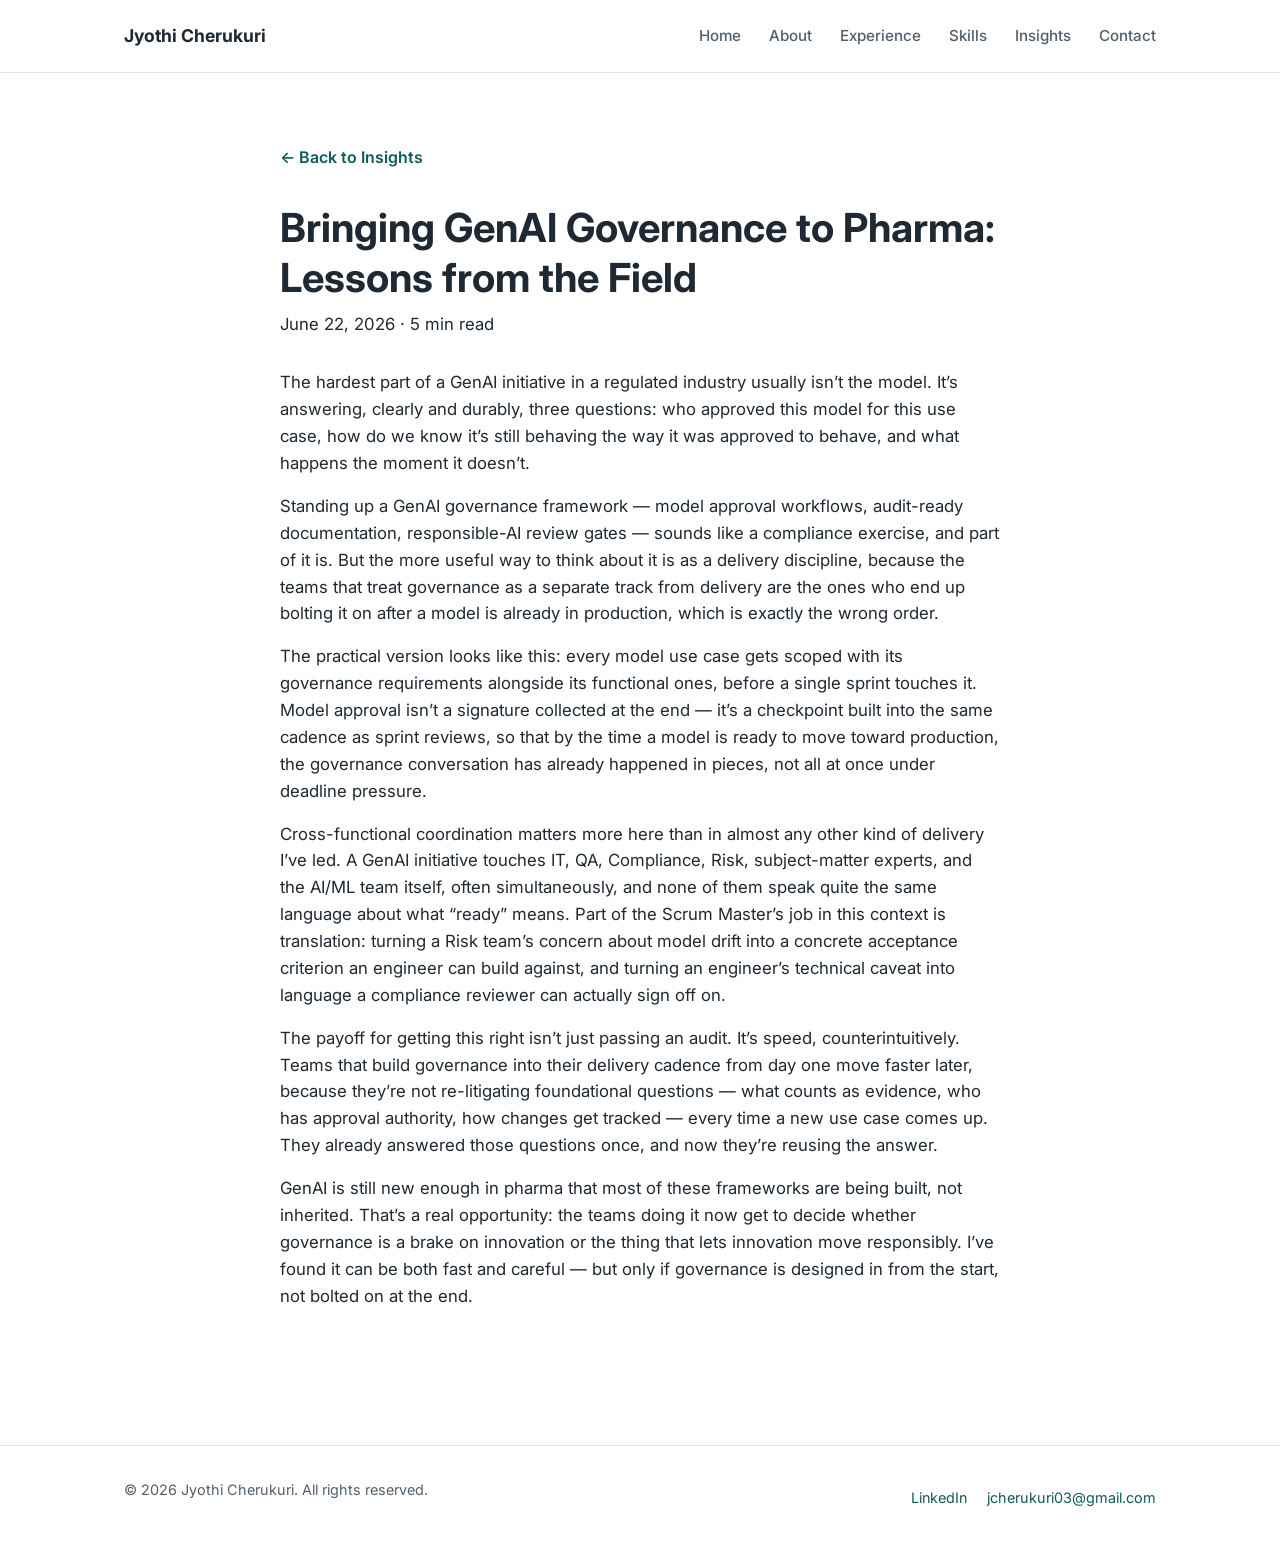
<file: insights/genai-governance-pharma.html>
<!DOCTYPE html>
<html lang="en">
<head>
  <meta charset="UTF-8">
  <meta name="viewport" content="width=device-width, initial-scale=1.0">
  <title>Bringing GenAI Governance to Pharma | Jyothi Cherukuri</title>
  <meta name="description" content="Lessons from leading GenAI governance frameworks and model approval workflows in a regulated pharma environment.">
  <link rel="preconnect" href="https://fonts.googleapis.com">
  <link href="https://fonts.googleapis.com/css2?family=Inter:wght@400;500;600;700&display=swap" rel="stylesheet">
  <link rel="stylesheet" href="../css/styles.css">
</head>
<body>
  <header class="site-header">
    <div class="container nav-inner">
      <a href="../index.html" class="logo">Jyothi Cherukuri</a>
      <button class="nav-toggle" id="navToggle" aria-label="Toggle navigation" aria-expanded="false">
        <span></span><span></span><span></span>
      </button>
      <nav class="site-nav" id="siteNav">
        <a href="../index.html">Home</a>
        <a href="../about.html">About</a>
        <a href="../experience.html">Experience</a>
        <a href="../skills.html">Skills</a>
        <a href="index.html">Insights</a>
        <a href="../contact.html">Contact</a>
      </nav>
    </div>
  </header>

  <main>
    <section class="section container">
      <article class="article">
        <a href="index.html" class="back-link">&larr; Back to Insights</a>
        <h1>Bringing GenAI Governance to Pharma: Lessons from the Field</h1>
        <p class="post-meta">June 22, 2026 &middot; 5 min read</p>

        <p>The hardest part of a GenAI initiative in a regulated industry usually isn&rsquo;t the model. It&rsquo;s answering, clearly and durably, three questions: who approved this model for this use case, how do we know it&rsquo;s still behaving the way it was approved to behave, and what happens the moment it doesn&rsquo;t.</p>

        <p>Standing up a GenAI governance framework &mdash; model approval workflows, audit-ready documentation, responsible-AI review gates &mdash; sounds like a compliance exercise, and part of it is. But the more useful way to think about it is as a delivery discipline, because the teams that treat governance as a separate track from delivery are the ones who end up bolting it on after a model is already in production, which is exactly the wrong order.</p>

        <p>The practical version looks like this: every model use case gets scoped with its governance requirements alongside its functional ones, before a single sprint touches it. Model approval isn&rsquo;t a signature collected at the end &mdash; it&rsquo;s a checkpoint built into the same cadence as sprint reviews, so that by the time a model is ready to move toward production, the governance conversation has already happened in pieces, not all at once under deadline pressure.</p>

        <p>Cross-functional coordination matters more here than in almost any other kind of delivery I&rsquo;ve led. A GenAI initiative touches IT, QA, Compliance, Risk, subject-matter experts, and the AI/ML team itself, often simultaneously, and none of them speak quite the same language about what &ldquo;ready&rdquo; means. Part of the Scrum Master&rsquo;s job in this context is translation: turning a Risk team&rsquo;s concern about model drift into a concrete acceptance criterion an engineer can build against, and turning an engineer&rsquo;s technical caveat into language a compliance reviewer can actually sign off on.</p>

        <p>The payoff for getting this right isn&rsquo;t just passing an audit. It&rsquo;s speed, counterintuitively. Teams that build governance into their delivery cadence from day one move faster later, because they&rsquo;re not re-litigating foundational questions &mdash; what counts as evidence, who has approval authority, how changes get tracked &mdash; every time a new use case comes up. They already answered those questions once, and now they&rsquo;re reusing the answer.</p>

        <p>GenAI is still new enough in pharma that most of these frameworks are being built, not inherited. That&rsquo;s a real opportunity: the teams doing it now get to decide whether governance is a brake on innovation or the thing that lets innovation move responsibly. I&rsquo;ve found it can be both fast and careful &mdash; but only if governance is designed in from the start, not bolted on at the end.</p>
      </article>
    </section>
  </main>

  <footer class="site-footer">
    <div class="container footer-inner">
      <p>&copy; 2026 Jyothi Cherukuri. All rights reserved.</p>
      <div class="footer-links">
        <a href="https://www.linkedin.com/in/jyothi-cherukuri-42a14824/" target="_blank" rel="noopener noreferrer">LinkedIn</a>
        <a href="mailto:jcherukuri03@gmail.com">jcherukuri03@gmail.com</a>
      </div>
    </div>
  </footer>

  <script src="../js/main.js"></script>
</body>
</html>
</file>
<file: css/styles.css>
:root {
  --color-bg: #ffffff;
  --color-surface: #f4f6f5;
  --color-text: #1f2933;
  --color-text-muted: #52606d;
  --color-accent: #0f5c57;
  --color-accent-dark: #0b4541;
  --color-border: #e3e8e6;
  --font-sans: 'Inter', -apple-system, BlinkMacSystemFont, 'Segoe UI', Roboto, sans-serif;
  --max-width: 1080px;
  --radius: 10px;
  --shadow-sm: 0 1px 2px rgba(31, 41, 51, 0.06);
  --shadow-md: 0 8px 24px rgba(31, 41, 51, 0.08);
}

* { box-sizing: border-box; margin: 0; padding: 0; }

html { scroll-behavior: smooth; }

body {
  font-family: var(--font-sans);
  color: var(--color-text);
  background: var(--color-bg);
  line-height: 1.6;
  -webkit-font-smoothing: antialiased;
}

img { max-width: 100%; display: block; }

a { color: var(--color-accent); text-decoration: none; }
a:hover { color: var(--color-accent-dark); }

.container {
  max-width: var(--max-width);
  margin: 0 auto;
  padding: 0 24px;
}

h1, h2, h3 { line-height: 1.25; font-weight: 700; }
h1 { font-size: 2.5rem; }
h2 { font-size: 1.9rem; margin-bottom: 16px; }
h3 { font-size: 1.3rem; margin-bottom: 8px; }
p { margin-bottom: 16px; color: var(--color-text-muted); }

/* Header / Nav */
.site-header {
  border-bottom: 1px solid var(--color-border);
  position: sticky;
  top: 0;
  background: rgba(255, 255, 255, 0.95);
  backdrop-filter: blur(6px);
  z-index: 100;
}

.nav-inner {
  display: flex;
  align-items: center;
  justify-content: space-between;
  height: 72px;
}

.logo { font-weight: 700; font-size: 1.1rem; color: var(--color-text); }

.site-nav { display: flex; gap: 28px; }

.site-nav a { color: var(--color-text-muted); font-weight: 500; font-size: 0.95rem; }

.site-nav a.active,
.site-nav a:hover { color: var(--color-accent); }

.nav-toggle {
  display: none;
  flex-direction: column;
  gap: 5px;
  background: none;
  border: none;
  cursor: pointer;
  padding: 8px;
}

.nav-toggle span {
  width: 22px;
  height: 2px;
  background: var(--color-text);
  transition: transform 0.2s ease, opacity 0.2s ease;
}

/* Hero */
.hero { padding: 96px 0 64px; text-align: center; }

.hero-monogram {
  width: 96px;
  height: 96px;
  border-radius: 50%;
  background: var(--color-accent);
  color: #fff;
  display: flex;
  align-items: center;
  justify-content: center;
  font-size: 2rem;
  font-weight: 700;
  margin: 0 auto 32px;
}

.hero h1 { margin-bottom: 12px; }

.tagline { color: var(--color-accent); font-weight: 600; font-size: 1.1rem; margin-bottom: 20px; }

.hero-sub { max-width: 640px; margin: 0 auto 32px; font-size: 1.05rem; }

.hero-cta { display: flex; gap: 16px; justify-content: center; flex-wrap: wrap; }

/* Buttons */
.btn {
  display: inline-block;
  padding: 12px 28px;
  border-radius: var(--radius);
  font-weight: 600;
  font-size: 0.95rem;
  border: 2px solid transparent;
  cursor: pointer;
}

.btn-primary { background: var(--color-accent); color: #fff; }
.btn-primary:hover { background: var(--color-accent-dark); color: #fff; }

.btn-outline { border-color: var(--color-accent); color: var(--color-accent); }
.btn-outline:hover { background: var(--color-accent); color: #fff; }

/* Stat strip */
.stat-strip {
  display: grid;
  grid-template-columns: repeat(3, 1fr);
  gap: 24px;
  padding: 48px 0;
  border-top: 1px solid var(--color-border);
  border-bottom: 1px solid var(--color-border);
}

.stat { text-align: center; }
.stat .stat-number { font-size: 1.8rem; font-weight: 700; color: var(--color-accent); display: block; margin-bottom: 6px; }
.stat p { margin-bottom: 0; font-size: 0.95rem; }

/* Section spacing */
.section { padding: 72px 0; }
.section-surface { background: var(--color-surface); }

/* Cards */
.cards { display: grid; grid-template-columns: repeat(auto-fit, minmax(260px, 1fr)); gap: 24px; }

.card {
  background: #fff;
  border: 1px solid var(--color-border);
  border-radius: var(--radius);
  padding: 28px;
  box-shadow: var(--shadow-sm);
}

/* Timeline (Experience page) */
.timeline { display: flex; flex-direction: column; gap: 40px; }

.timeline-item { border-left: 3px solid var(--color-accent); padding-left: 24px; position: relative; }

.timeline-item::before {
  content: '';
  position: absolute;
  left: -8px;
  top: 4px;
  width: 13px;
  height: 13px;
  border-radius: 50%;
  background: var(--color-accent);
}

.timeline-role { font-size: 1.2rem; font-weight: 700; margin-bottom: 2px; }
.timeline-meta { color: var(--color-text-muted); font-size: 0.9rem; margin-bottom: 12px; }
.timeline-item ul { padding-left: 20px; }
.timeline-item li { margin-bottom: 8px; color: var(--color-text-muted); }

/* Skills */
.skills-grid { display: grid; grid-template-columns: repeat(auto-fit, minmax(240px, 1fr)); gap: 12px 32px; }

.skills-grid li {
  list-style: none;
  padding: 10px 0;
  border-bottom: 1px solid var(--color-border);
  color: var(--color-text-muted);
}

.tag-list { display: flex; flex-wrap: wrap; gap: 10px; }
.tag {
  background: var(--color-surface);
  border: 1px solid var(--color-border);
  border-radius: 999px;
  padding: 6px 16px;
  font-size: 0.88rem;
  color: var(--color-text);
}

/* Blog list */
.post-list { display: flex; flex-direction: column; gap: 24px; }
.post-card { border: 1px solid var(--color-border); border-radius: var(--radius); padding: 28px; }
.post-meta { color: var(--color-text-muted); font-size: 0.85rem; margin-bottom: 8px; }

/* Blog post article */
.article { max-width: 720px; margin: 0 auto; }
.article h1 { margin-bottom: 8px; }
.article .post-meta { margin-bottom: 32px; }
.article p { color: var(--color-text); font-size: 1.05rem; }
.back-link { display: inline-block; margin-bottom: 32px; font-weight: 600; }

/* Contact form */
.contact-grid { display: grid; grid-template-columns: 1.2fr 0.8fr; gap: 48px; }

.form-group { margin-bottom: 20px; }
.form-group label { display: block; font-weight: 600; margin-bottom: 6px; font-size: 0.9rem; }

.form-group input,
.form-group textarea {
  width: 100%;
  padding: 12px 14px;
  border: 1px solid var(--color-border);
  border-radius: var(--radius);
  font-family: var(--font-sans);
  font-size: 0.95rem;
}

.form-group textarea { min-height: 140px; resize: vertical; }

.contact-side .card { margin-bottom: 16px; }

/* Footer */
.site-footer { border-top: 1px solid var(--color-border); padding: 32px 0; margin-top: 48px; }

.footer-inner {
  display: flex;
  justify-content: space-between;
  align-items: center;
  flex-wrap: wrap;
  gap: 16px;
  color: var(--color-text-muted);
  font-size: 0.9rem;
}

.footer-links { display: flex; gap: 20px; }

/* Fade-in animation */
.fade-in { opacity: 0; transform: translateY(16px); transition: opacity 0.6s ease, transform 0.6s ease; }
.fade-in.visible { opacity: 1; transform: translateY(0); }

/* Responsive */
@media (max-width: 768px) {
  .nav-toggle { display: flex; }
  .site-nav {
    position: absolute;
    top: 72px;
    left: 0;
    right: 0;
    background: #fff;
    flex-direction: column;
    padding: 16px 24px;
    border-bottom: 1px solid var(--color-border);
    display: none;
  }
  .site-nav.open { display: flex; }
  .contact-grid { grid-template-columns: 1fr; }
  .stat-strip { grid-template-columns: 1fr; gap: 32px; }
  h1 { font-size: 2rem; }
}

@media (max-width: 480px) {
  .hero { padding: 64px 0 40px; }
  .section { padding: 48px 0; }
}
</file>
